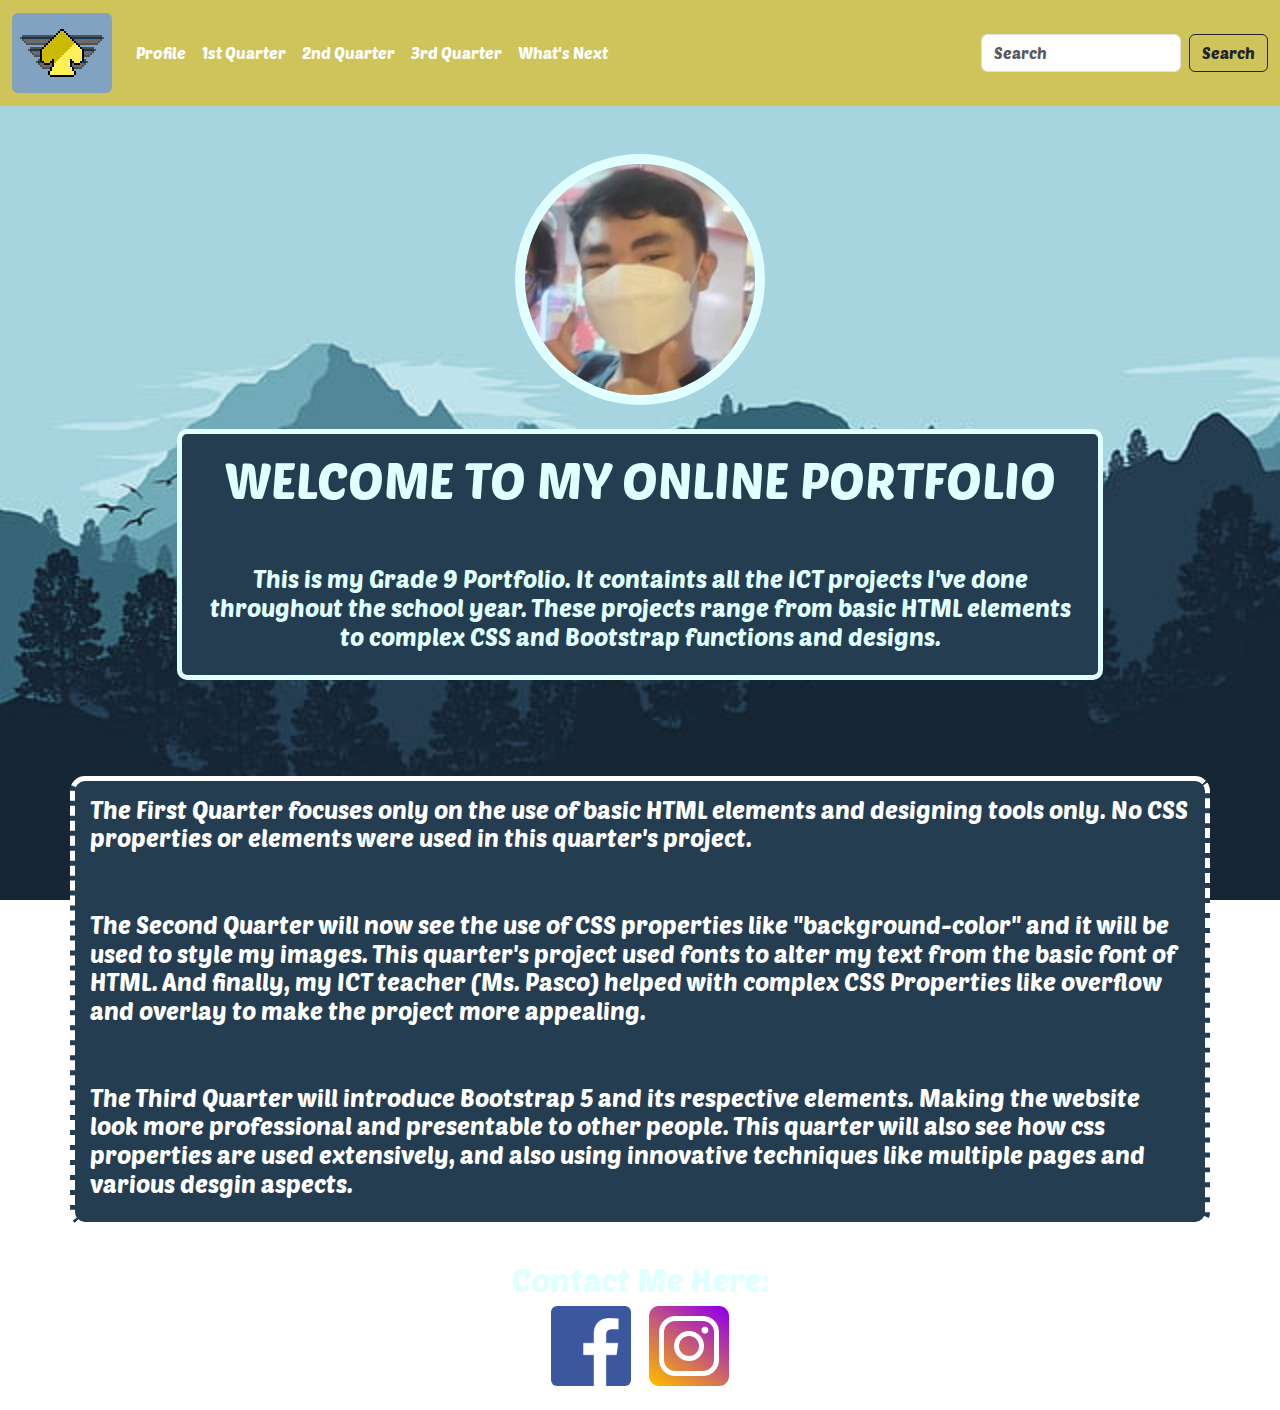
<file: mainpage.html>
<!DOCTYPE html>
<html>
  <head>
    <meta charset="utf-8" />
    <meta name="viewport" content="width=device-width, initial-scale=1" />

    <!-- Poetsen One -->
    <link rel="preconnect" href="https://fonts.googleapis.com" />
    <link rel="preconnect" href="https://fonts.gstatic.com" crossorigin />
    <link
      href="https://fonts.googleapis.com/css2?family=Poetsen+One&display=swap"
      rel="stylesheet"
    />

    <!-- tab icon -->
    <link rel="icon" type="image/x-icon" href="snoopy-icon.png" />

    <!--bootstrap-->
    <link
      href="https://cdn.jsdelivr.net/npm/bootstrap@5.3.3/dist/css/bootstrap.min.css"
      rel="stylesheet"
    />

    <!--css-->
    <link rel="stylesheet" type="text/css" href="styles-main.css" />

    <title>Main Page</title>
  </head>

  <body>
    <div class="main">
      <div class="container-fluid navigation">
        <nav class="navbar navbar-expand-xl">
          <a href="mainpage.html" class="navbar-brand">
            <img src="Bright Ace.png" width="100px" class="rounded" />
          </a>

          <ul class="navbar-nav">
            <li>
              <a class="nav-link" id="prof">Profile</a>
            </li>

            <li class="nav-item">
              <a class="nav-link" id="1st">1st Quarter</a>
            </li>

            <li class="nav-item">
              <a class="nav-link" id="2nd">2nd Quarter</a>
            </li>

            <li class="nav-item">
              <a class="nav-link" id="3rd">3rd Quarter</a>
            </li>

            <li class="nav-item">
              <a class="nav-link" id="4th">What's Next</a>
            </li>
          </ul>

          <form class="d-flex search">
            <input class="form-control me-2" type="text" placeholder="Search" />
            <button type="button" class="btn btn-outline-dark">Search</button>
          </form>
        </nav>
      </div>

      <script>
        let profile = "mainpage.html"; //replaces href of the bootstrap code
        document.getElementById("prof").onclick = function () {
          //gets the element via id
          window.location.replace(profile); //function allows the variable be replaced with the new window link
        };

        let quarter1 = "page2.html"; //replaces href of the bootstrap code
        document.getElementById("1st").onclick = function () {
          //gets the element via id
          window.location.replace(quarter1); //function allows the variable be replaced with the new window link
        };

        let quarter2 = "page3.html"; //replaces href of the bootstrap code
        document.getElementById("2nd").onclick = function () {
          //gets the element via id
          window.location.replace(quarter2); //function allows the variable be replaced with the new window link
        };

        let quarter3 = "page4.html"; //replaces href of the bootstrap code
        document.getElementById("3rd").onclick = function () {
          //gets the element via id
          window.location.replace(quarter3); //function allows the variable be replaced with the new window link
        };

        let whats_next = "page5.html"; //replaces href of the bootstrap code
        document.getElementById("4th").onclick = function () {
          //gets the element via id
          window.location.replace(whats_next); //function allows the variable be replaced with the new window link
        };
      </script>

      <br /><br />

      <div class="container content">
        <img
          src="fb-pfp.png"
          width="250px"
          alt="user-profile"
          class="mx-auto d-block rounded-circle pfp"
        />
        <br />

        <div class="text-center description">
          <p class="h1 text-center">WELCOME TO MY ONLINE PORTFOLIO</p>
          <br /><br />
          <p class="h4">
            This is my Grade 9 Portfolio. It containts all the ICT projects I've
            done throughout the school year. These projects range from basic
            HTML elements to complex CSS and Bootstrap functions and designs.
          </p>
        </div>
      </div>
      <br /><br /><br /><br />
      <div class="container overview">
        <p class="h4">
          The First Quarter focuses only on the use of basic HTML elements and
          designing tools only. No CSS properties or elements were used in this
          quarter's project.
          <br /><br /><br />
          The Second Quarter will now see the use of CSS properties like
          "background-color" and it will be used to style my images. This
          quarter's project used fonts to alter my text from the basic font of
          HTML. And finally, my ICT teacher (Ms. Pasco) helped with complex CSS
          Properties like overflow and overlay to make the project more
          appealing.
          <br /><br /><br />
          The Third Quarter will introduce Bootstrap 5 and its respective
          elements. Making the website look more professional and presentable to
          other people. This quarter will also see how css properties are used
          extensively, and also using innovative techniques like multiple pages
          and various desgin aspects.
        </p>
      </div>
      <hr />
      <div class="footer text-center">
        <p class="h2">Contact Me Here:</p>
        <a href="https://www.facebook.com/profile.php?id=100072746342031"
          ><img
            src="fb-icon.png"
            class="rounded"
            width="80"
            alt="fb"
            style="margin-right: 15px"
        /></a>
        <a href="https://www.instagram.com/sunris3_rescu3/"
          ><img class="rounded" src="ig-icon.png" width="80" alt="insta"
        /></a>
      </div>
      <br />
    </div>
  </body>
</html>
</file>
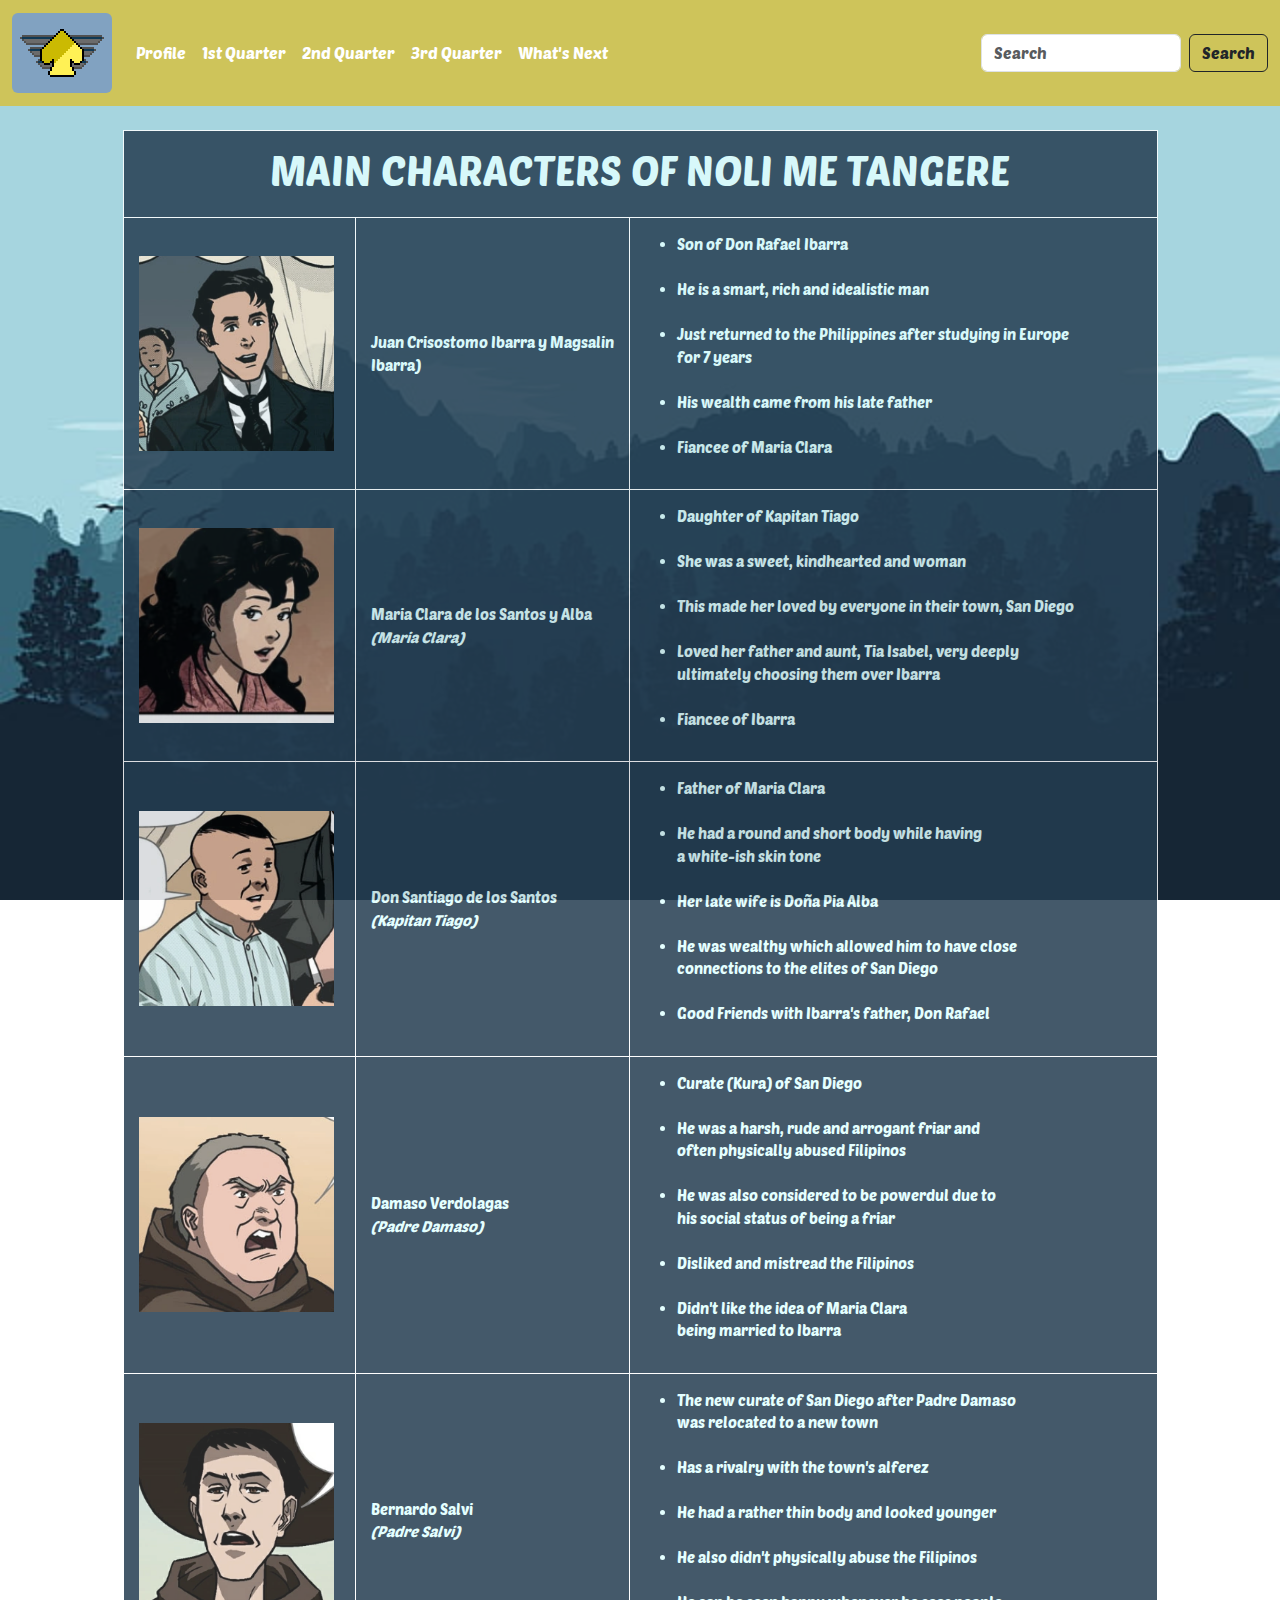
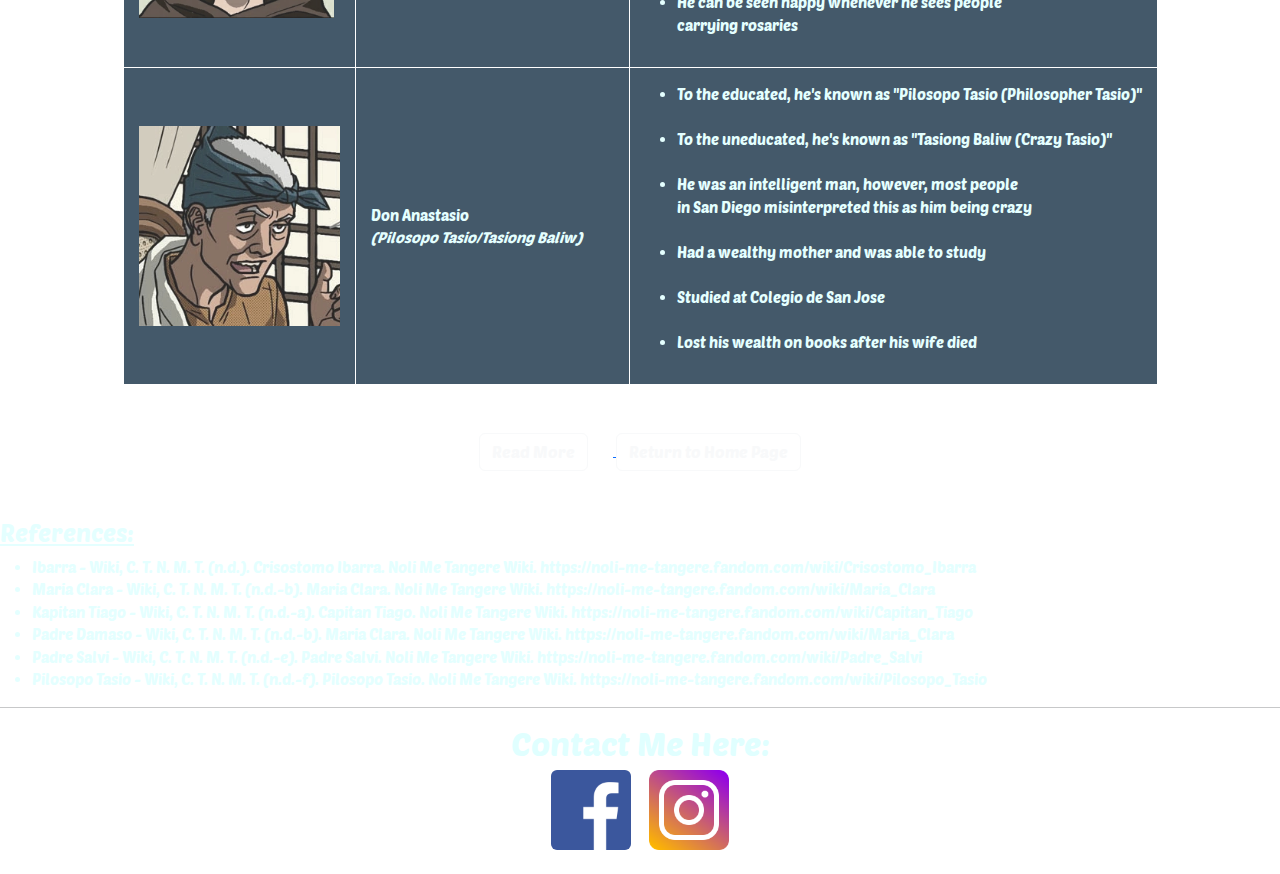
<file: page2.html>
<!DOCTYPE html>
<html>
<head>
	<meta charset="utf-8">
	<meta name="viewport" content="width=device-width, initial-scale=1">

	<!-- Poetsen One -->
	<link rel="preconnect" href="https://fonts.googleapis.com" />
	<link rel="preconnect" href="https://fonts.gstatic.com" crossorigin />
	<link
		href="https://fonts.googleapis.com/css2?family=Poetsen+One&display=swap"
		rel="stylesheet"
	/>

	<!-- tab icon -->
	<link rel="icon" type="image/x-icon" href="snoopy-icon.png" />

	<!--bootstrap-->
	<link href="https://cdn.jsdelivr.net/npm/bootstrap@5.3.3/dist/css/bootstrap.min.css"rel="stylesheet"/>

	<!--css-->
	<link rel="stylesheet" type="text/css" href="styles-noli.css" />

	<title>First Quarter</title> <!--Noli me Tangere Characters-->

</head>
<body>
	<div class="container-fluid navigation">
        <nav class="navbar navbar-expand-xl">
          <a href="mainpage.html" class="navbar-brand">
            <img src="Bright Ace.png" width="100px" class="rounded" />
          </a>

          <ul class="navbar-nav">
            <li>
              <a class="nav-link" id="prof">Profile</a>
            </li>

            <li class="nav-item">
              <a class="nav-link" id="1st">1st Quarter</a>
            </li>

            <li class="nav-item">
              <a class="nav-link" id="2nd">2nd Quarter</a>
            </li>

            <li class="nav-item">
              <a class="nav-link" id="3rd">3rd Quarter</a>
            </li>

            <li class="nav-item">
              <a class="nav-link" id="4th">What's Next</a>
            </li>
          </ul>

          <form class="d-flex search">
            <input class="form-control me-2" type="text" placeholder="Search" />
            <button type="button" class="btn btn-outline-dark">Search</button>
          </form>
        </nav>
      </div>

	<script>
        let profile = "mainpage.html"; //replaces href of the bootstrap code
        document.getElementById("prof").onclick = function () {
          //gets the element via id
          window.location.replace(profile); //function allows the variable be replaced with the new window link
        };

        let quarter1 = "page2.html"; //replaces href of the bootstrap code
        document.getElementById("1st").onclick = function () {
          //gets the element via id
          window.location.replace(quarter1); //function allows the variable be replaced with the new window link
        };

        let quarter2 = "page3.html"; //replaces href of the bootstrap code
        document.getElementById("2nd").onclick = function () {
          //gets the element via id
          window.location.replace(quarter2); //function allows the variable be replaced with the new window link
        };

        let quarter3 = "page4.html"; //replaces href of the bootstrap code
        document.getElementById("3rd").onclick = function () {
          //gets the element via id
          window.location.replace(quarter3); //function allows the variable be replaced with the new window link
        };

        let whats_next = "page5.html"; //replaces href of the bootstrap code
        document.getElementById("4th").onclick = function () {
          //gets the element via id
          window.location.replace(whats_next); //function allows the variable be replaced with the new window link
        };
      </script>

	<br>

	<table class="table-bordered" cellpadding="15px">
		<tr>
			<td colspan="3"><h1 class="text-center">MAIN CHARACTERS OF NOLI ME TANGERE</h1></td>
		</tr>

		<tr>
			<td><img src="ibarra.png" alt="ibarra" height="195" width="195"></td>
			<td>Juan Crisostomo Ibarra y Magsalin<br><em(>Ibarra)</em></td>
			<td><ul>
					<li>Son of Don Rafael Ibarra</li> <br>
					<li>He is a smart, rich and idealistic man</li> <br>
					<li>Just returned to the Philippines after studying in Europe<br>for 7 years</li> <br>
					<li>His wealth came from his late father</li> <br>
					<li>Fiancee of Maria Clara</li>
			</ul></td>
		</tr>

		<tr>
			<td><img src="maria-clara.png" alt="maria clara" height="195" width="195"></td>
			<td>Maria Clara de los Santos y Alba<br><em>(Maria Clara)</em></td>
			<td><ul>
					<li>Daughter of Kapitan Tiago</li> <br>
					<li>She was a sweet, kindhearted and woman</li> <br>
					<li>This made her loved by everyone in their town, San Diego</li> <br>
					<li>Loved her father and aunt, Tia Isabel, very deeply<br>ultimately choosing them over Ibarra</li> <br>
					<li>Fiancee of Ibarra</li>
			</ul></td>
		</tr>

		<tr>
			<td><img src="kap-tiago.png" alt="kapitan tiago" height="195" width="195"></td>
			<td>Don Santiago de los Santos<br><em>(Kapitan Tiago)</em></td>
			<td><ul>
					<li>Father of Maria Clara</li><br>
					<li>He had a round and short body while having<br>a white-ish skin tone</li> <br>
					<li>Her late wife is Doña Pia Alba</li> <br>
					<li>He was wealthy which allowed him to have close<br>connections to the elites of San Diego</li> <br>
					<li>Good Friends with Ibarra's father, Don Rafael</li>
					
			</ul></td>
		</tr>

		<tr>
			<td><img src="damaso.png" alt="padre damaso" height="195" width="195"></td>
			<td>Damaso Verdolagas<br><em>(Padre Damaso)</em></td>
			<td><ul>
					<li>Curate (Kura) of San Diego</li> <br>
					<li>He was a harsh, rude and arrogant friar and<br>often physically abused Filipinos</li> <br>
					<li>He was also considered to be powerdul due to<br>his social status of being a friar</li> <br>
					<li>Disliked and mistread the Filipinos</li> <br>
					<li>Didn't like the idea of Maria Clara<br>being married to Ibarra</li>
			</ul></td>
		</tr>

		<tr>
			<td><img src="salvi.png" alt="padre salvi" height="195" width="195"></td>
			<td>Bernardo Salvi<br><em>(Padre Salvi)</em></tdv>
			<td><ul>
					<li>The new curate of San Diego after Padre Damaso<br>was relocated to a new town</li> <br>
					<li>Has a rivalry with the town's alferez</li> <br>
					<li>He had a rather thin body and looked younger</li> <br>
					<li>He also didn't physically abuse the Filipinos</li> <br>
					<li>He can be seen happy whenever he sees people<br>carrying rosaries</li>
			</ul></td>
		</tr>

		<tr>
			<td><img src="tasio.png" alt="pilosopo tasio" ></td>
			<td>Don Anastasio<br><em>(Pilosopo Tasio/Tasiong Baliw)</em></td>
			<td><ul>
					<li>To the educated, he's known as "Pilosopo Tasio (Philosopher Tasio)"</li><br>
					<li>To the uneducated, he's known as "Tasiong Baliw (Crazy Tasio)"</li> <br>
					<li>He was an intelligent man, however, most people<br>in San Diego misinterpreted this as him being crazy</li> <br>
					<li>Had a wealthy mother and was able to study</li> <br>
					<li>Studied at Colegio de San Jose</li> <br>
					<li>Lost his wealth on books after his wife died</li>
					
			</ul></td>
		</tr>
	</table>

	<br><br>

	<div class="text-center">
		<a href="https://noli-me-tangere.fandom.com/wiki/Category:Characters">
			<input class="btn btn-outline-light more" type="submit" value="Read More">
		</a>
		<a href="mainpage.html">
			<input class="btn btn-outline-light" type="submit" value="Return to Home Page">
		</a>		
	</div>


	<br><br>

	<div class="reference">	
		<h4><u>References:</u></h4>
		<ul>
			<li>Ibarra - Wiki, C. T. N. M. T. (n.d.). Crisostomo Ibarra. Noli Me Tangere Wiki. https://noli-me-tangere.fandom.com/wiki/Crisostomo_Ibarra</li>
			<li>Maria Clara - Wiki, C. T. N. M. T. (n.d.-b). Maria Clara. Noli Me Tangere Wiki. https://noli-me-tangere.fandom.com/wiki/Maria_Clara</li>
			<li>Kapitan Tiago - Wiki, C. T. N. M. T. (n.d.-a). Capitan Tiago. Noli Me Tangere Wiki. https://noli-me-tangere.fandom.com/wiki/Capitan_Tiago</li>
			<li>Padre Damaso - Wiki, C. T. N. M. T. (n.d.-b). Maria Clara. Noli Me Tangere Wiki. https://noli-me-tangere.fandom.com/wiki/Maria_Clara</li>
			<li>Padre Salvi - Wiki, C. T. N. M. T. (n.d.-e). Padre Salvi. Noli Me Tangere Wiki. https://noli-me-tangere.fandom.com/wiki/Padre_Salvi</li>
			<li>Pilosopo Tasio - Wiki, C. T. N. M. T. (n.d.-f). Pilosopo Tasio. Noli Me Tangere Wiki. https://noli-me-tangere.fandom.com/wiki/Pilosopo_Tasio</li>
		</ul>		
	</div>
	<hr />
	<div class="footer text-center">
	  <p class="h2">Contact Me Here:</p>
	  <a href="https://www.facebook.com/profile.php?id=100072746342031"
		><img
		  src="fb-icon.png"
		  class="rounded"
		  width="80"
		  alt="fb"
		  style="margin-right: 15px"
	  /></a>
	  <a href="https://www.instagram.com/sunris3_rescu3/"
		><img class="rounded" src="ig-icon.png" width="80" alt="insta"
	  /></a>
	</div>
	<br />
</body>
</html>
</file>
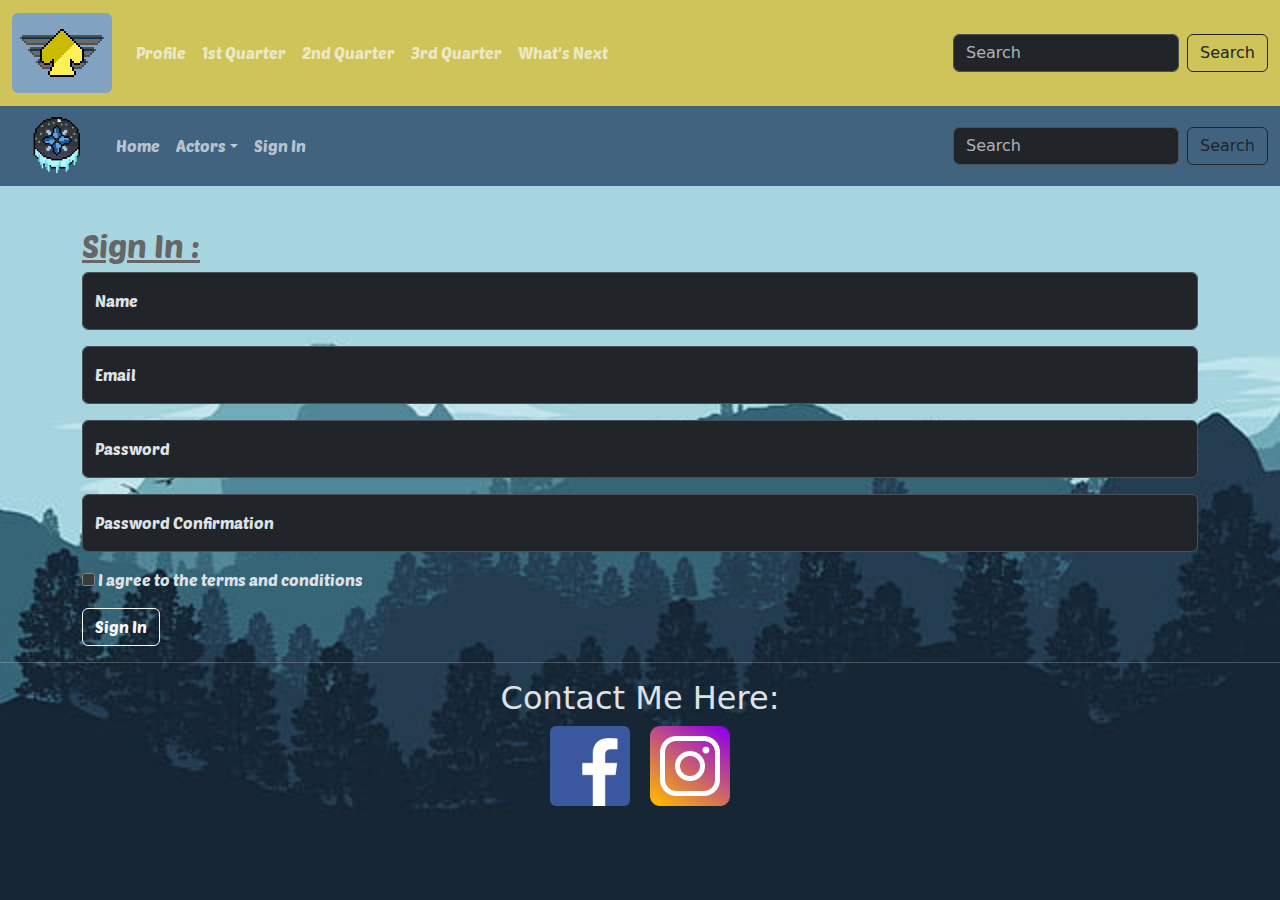
<file: sign-in.html>
<!DOCTYPE html>
<html data-bs-theme="dark">
  <head>
    <meta charset="utf-8" />
    <meta name="viewport" content="width=device-width, initial-scale=1" />

    <!--css-->
    <link rel="stylesheet" type="text/css" href="styles-sign-in.css" />

    <!-- tab icon -->
    <link rel="icon" type="image/x-icon" href="snoopy-icon.png" />

    <!-- bootstrap -->
    <link
      href="https://cdn.jsdelivr.net/npm/bootstrap@5.3.2/dist/css/bootstrap.min.css"
      rel="stylesheet"
    />

    <!-- javascript -->
    <script
      src="https://cdn.jsdelivr.net/npm/bootstrap@5.3.3/dist/js/bootstrap.bundle.min.js"
      integrity="sha384-YvpcrYf0tY3lHB60NNkmXc5s9fDVZLESaAA55NDzOxhy9GkcIdslK1eN7N6jIeHz"
      crossorigin="anonymous"
    ></script>

    <!-- Poetsen One -->
    <link rel="preconnect" href="https://fonts.googleapis.com" />
    <link rel="preconnect" href="https://fonts.gstatic.com" crossorigin />
    <link
      href="https://fonts.googleapis.com/css2?family=Poetsen+One&display=swap"
      rel="stylesheet"
    />

    <title>Home</title>
  </head>
  <body>
    <div class="main">
      <div class="container-fluid navigation">
        <nav class="navbar navbar-expand-xl">
          <a href="mainpage.html" class="navbar-brand">
            <img src="Bright Ace.png" width="100px" class="rounded" />
          </a>

          <ul class="navbar-nav">
            <li>
              <a class="nav-link" id="prof">Profile</a>
            </li>

            <li class="nav-item">
              <a class="nav-link" id="1st">1st Quarter</a>
            </li>

            <li class="nav-item">
              <a class="nav-link" id="2nd">2nd Quarter</a>
            </li>

            <li class="nav-item">
              <a class="nav-link" id="3rd">3rd Quarter</a>
            </li>

            <li class="nav-item">
              <a class="nav-link" id="4th">What's Next</a>
            </li>
          </ul>

          <form class="d-flex search">
            <input class="form-control me-2" type="text" placeholder="Search" />
            <button type="button" class="btn btn-outline-dark">Search</button>
          </form>
        </nav>
      </div>

      <script>
        let profile = "mainpage.html"; //replaces href of the bootstrap code
        document.getElementById("prof").onclick = function () {
          //gets the element via id
          window.location.replace(profile); //function allows the variable be replaced with the new window link
        };

        let quarter1 = "page2.html"; //replaces href of the bootstrap code
        document.getElementById("1st").onclick = function () {
          //gets the element via id
          window.location.replace(quarter1); //function allows the variable be replaced with the new window link
        };

        let quarter2 = "page3.html"; //replaces href of the bootstrap code
        document.getElementById("2nd").onclick = function () {
          //gets the element via id
          window.location.replace(quarter2); //function allows the variable be replaced with the new window link
        };

        let quarter3 = "page4.html"; //replaces href of the bootstrap code
        document.getElementById("3rd").onclick = function () {
          //gets the element via id
          window.location.replace(quarter3); //function allows the variable be replaced with the new window link
        };

        let whats_next = "page5.html"; //replaces href of the bootstrap code
        document.getElementById("4th").onclick = function () {
          //gets the element via id
          window.location.replace(whats_next); //function allows the variable be replaced with the new window link
        };
      </script>

      <div class="row">
        <div class="header col-xl-12 text-center"></div>
      </div>

      <div class="wint-navigation">
        <nav class="navbar navbar-expand-sm">
          <a class="navbar-brand">
            <a href="page4.html"
              ><img src="Winter Light.png" id="brand" style="width: 80px"
            /></a>
          </a>

          <div class="container-fluid">
            <ul class="navbar-nav">
              <li class="nav-item">
                <a class="nav-link" href="page4.html">Home</a>
              </li>
              <li class="nav-item dropdown">
                <a
                  class="nav-link dropdown-toggle"
                  data-bs-toggle="dropdown"
                  href="#"
                  >Actors</a
                >
                <ul class="dropdown-menu">
                  <li>
                    <a class="dropdown-item" href="depp.html">Johnny Depp</a>
                  </li>
                  <li>
                    <a class="dropdown-item" href="cruise.html">Tom Cruise</a>
                  </li>
                  <li>
                    <a class="dropdown-item" href="rdj.html"
                      >Robert Downey Jr.</a
                    >
                  </li>
                </ul>
              </li>

              <li class="nav-item">
                <a class="nav-link" href="sign-in.html">Sign In</a>
              </li>
            </ul>

            <form class="d-flex search">
              <input
                class="form-control me-2"
                type="text"
                placeholder="Search"
              />
              <button type="button" class="btn btn-outline-dark">Search</button>
            </form>
          </div>
        </nav>
      </div>
      <br />
      <div class="container mt-3">
        <form>
          <h2 style="color: rgb(102, 102, 102)"><u>Sign In :</u></h2>

          <div class="form-content">
            <div class="form-floating name mb-3">
              <input
                class="form-control"
                type="text"
                id="inputName"
                placeholder="Name"
                name="Name"
              />
              <label for="inputUsername">Name</label>
            </div>

            <div class="form-floating email mb-3">
              <input
                class="form-control"
                type="email"
                id="inputEmail"
                placeholder="Email"
                name="Email"
              />
              <label for="inputEmail">Email</label>
            </div>

            <div class="form-floating password mb-3">
              <input
                class="form-control"
                type="password"
                id="inputPassword"
                placeholder="Password"
                name="Password"
              />
              <label for="inputPassword">Password</label>
            </div>

            <div class="form-floating confirmation mb-3">
              <input
                class="form-control"
                type="password"
                id="inputConfirmation"
                placeholder="Confirmation"
                name="Confirmation"
              />
              <label for="inputConfirmation">Password Confirmation</label>
            </div>

            <div class="terms mb-3">
              <input type="checkbox" id="terms" />
              <label for="terms">I agree to the terms and conditions</label>
            </div>

            <button class="btn btn-outline-light" type="submit">Sign In</button>
          </div>
        </form>
      </div>
      <hr />
      <div class="footer text-center">
        <p class="h2">Contact Me Here:</p>
        <a href="https://www.facebook.com/profile.php?id=100072746342031"
          ><img
            src="fb-icon.png"
            class="rounded"
            width="80"
            alt="fb"
            style="margin-right: 15px"
        /></a>
        <a href="https://www.instagram.com/sunris3_rescu3/"
          ><img class="rounded" src="ig-icon.png" width="80" alt="insta"
        /></a>
      </div>
      <br />
    </div>
  </body>
</html>
</file>
<file: styles-main.css>
.navigation {
  background-color: rgb(206, 196, 90);
}

.nav-link {
  color: white;
  font-family: Poetsen One;
}

.search {
  margin-left: auto;
}

.pfp {
  border: solid;
  border-width: 10px;
}

.h1 {
  font-family: Poetsen One;
  font-size: 50px;
}

.content {
  width: 950px;
}

.description {
  border: solid;
  border-radius: 10px;
  border-width: 5px;
  padding: 15px;
  background-color: #243d51ff;
}

.overview {
  border-left: dashed;
  border-right: dashed;
  border-top: solid;
  border-bottom: solid;
  border-radius: 15px;
  border-width: 5px;
  padding: 15px;

  background-color: #243d51ff;
  color: white;
}

body {
  background-image: url(mountain_blue_wallpaper.png);
  background-size: cover;
  background-attachment: fixed;

  font-family: Poetsen One;

  color: lightcyan;
}
</file>
<file: styles-noli.css>
.navigation {
  background-color: rgb(206, 196, 90);
}

.nav-link {
  color: white;
  font-family: Poetsen One;
}

.search {
  margin-left: auto;
}

.footer {
  color: lightcyan;
}

body {
  background-image: url(mountain_blue_wallpaper.png);
  background-size: cover;
  background-attachment: fixed;

  font-family: Poetsen One;
}

table,
.reference {
  opacity: 85%;
  margin: auto;

  font-family: Poetsen One;
  font-size: 15px;

  color: lightcyan;
}

table {
  border-width: 100px;
  border-color: white;

  background-color: #243d51ff;
}

.more {
  margin-right: 25px;
}
</file>
<file: styles-sign-in.css>
.navigation {
  background-color: rgb(206, 196, 90);
}

.nav-link {
  color: white;
  font-family: Poetsen One;
}

.search {
  margin-left: auto;
}

.wint-navigation {
  background-color: #416380ff;
}

body {
  background-image: url(mountain_blue_wallpaper.png);
  background-size: cover;
  background-attachment: fixed;
}

.form-content {
  font-family: Poetsen One;
}

h2 {
  font-family: Poetsen One;
}
</file>
